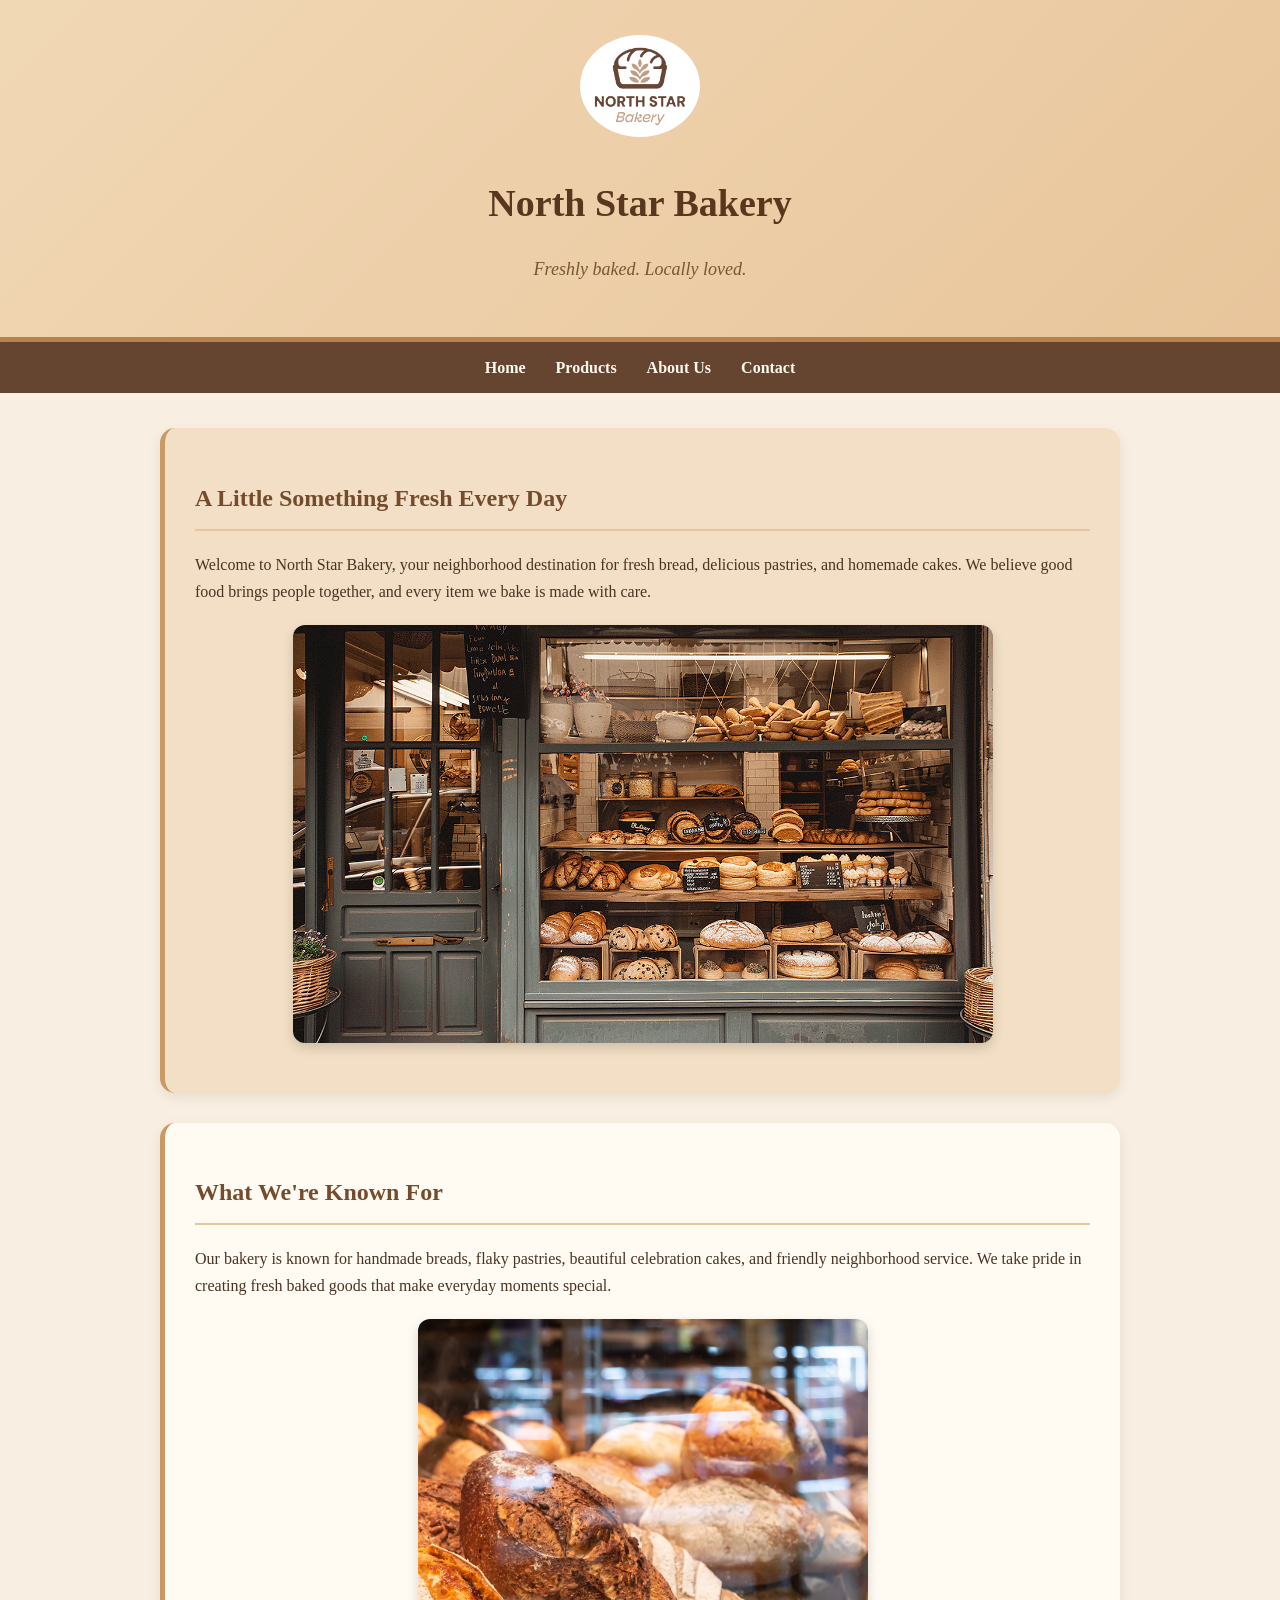
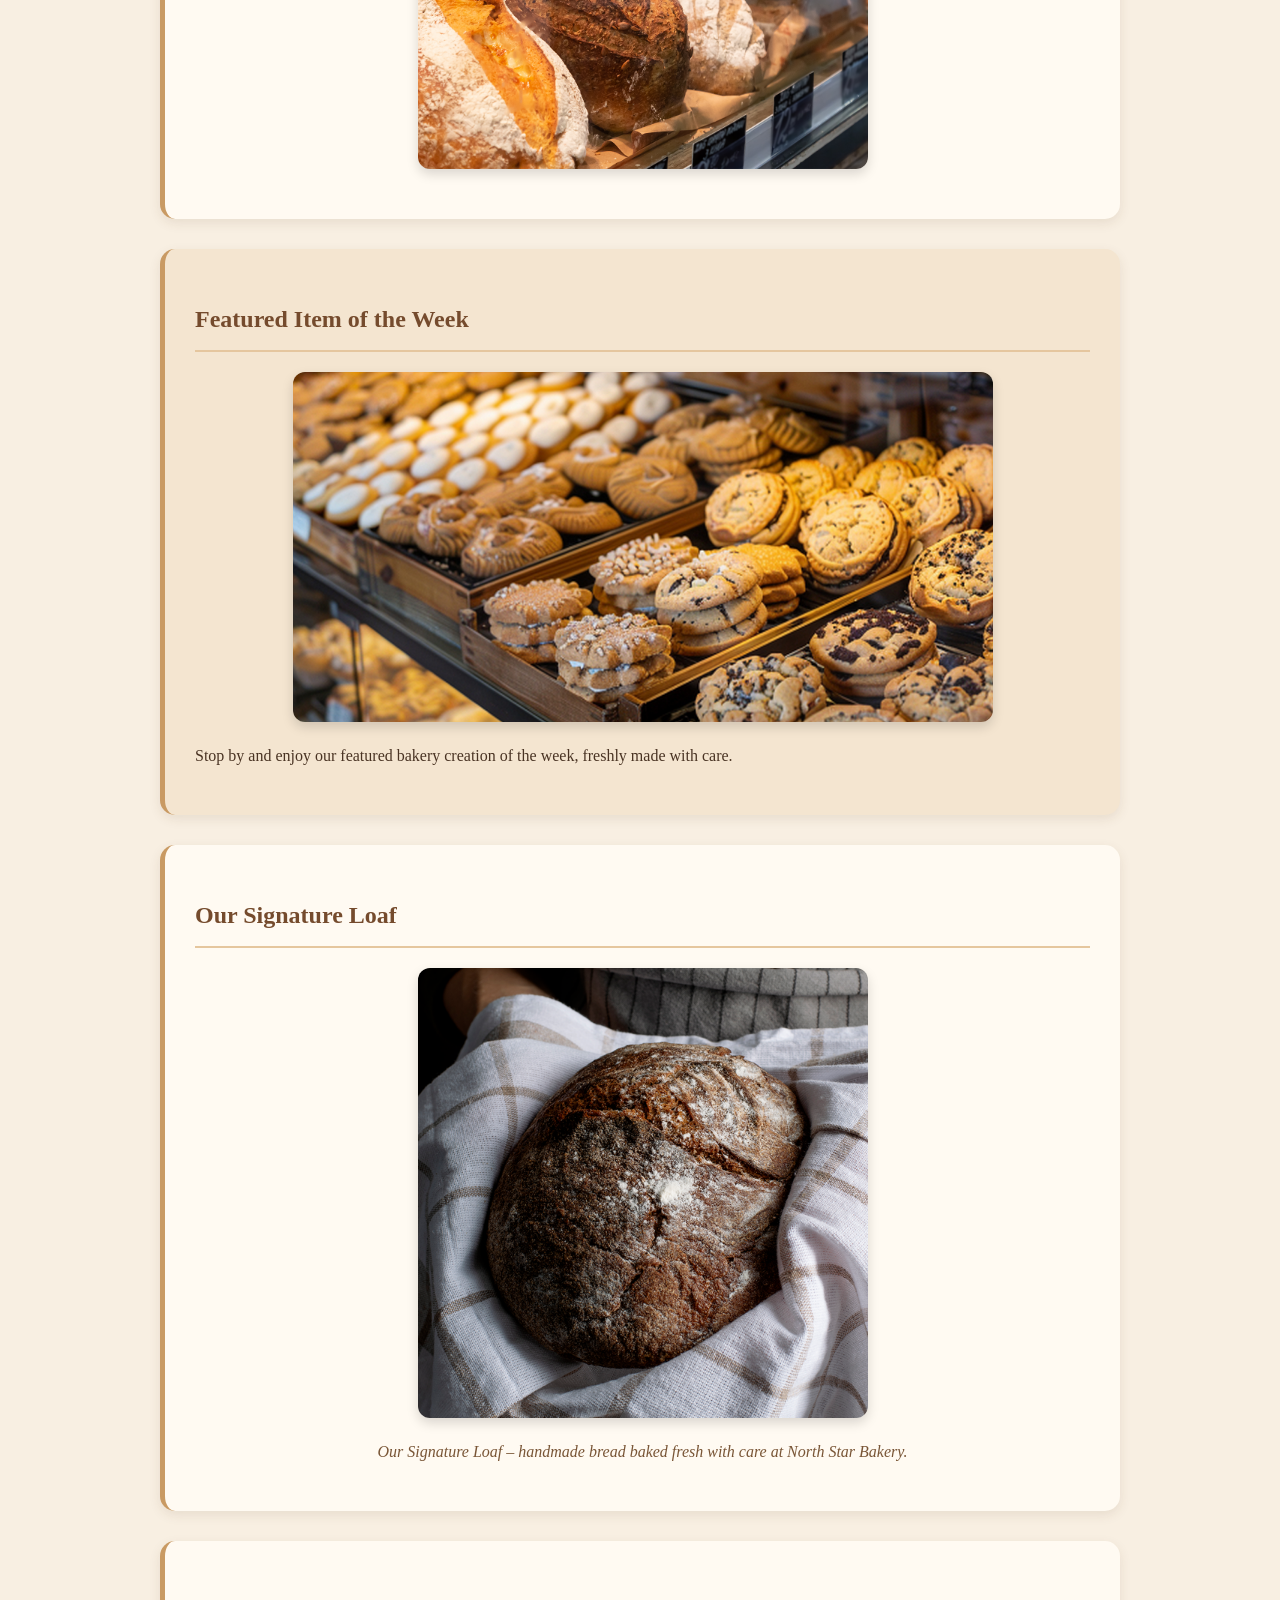
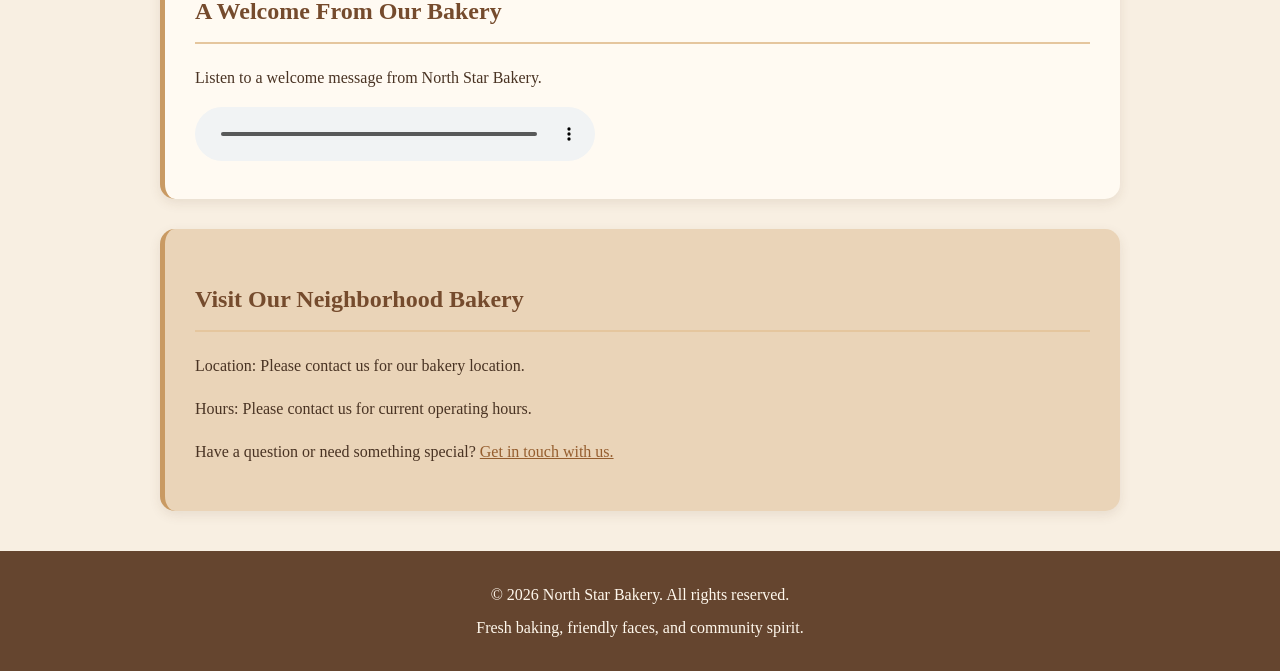
<file: index.html>
<!DOCTYPE html>
<html lang="en">

<head>
    <meta charset="UTF-8">
    <meta name="viewport" content="width=device-width, initial-scale=1.0">
    <title>North Star Bakery | Home</title>
    <link rel="stylesheet" href="style.css">
</head>

<body>

    <!-- HEADER -->
    <header>

        <img src="images/bakery-logo_c.png"
             alt="North Star Bakery Logo"
             class="logo">

        <h1>North Star Bakery</h1>
        <p>Freshly baked. Locally loved.</p>

    </header>

    <!-- NAVIGATION -->
    <nav>
        <ul>
            <li><a href="index.html">Home</a></li>
            <li><a href="products.html">Products</a></li>
            <li><a href="about.html">About Us</a></li>
            <li><a href="contact.html">Contact</a></li>
        </ul>
    </nav>

    <main>

        <!-- WELCOME SECTION -->
        <section class="welcome-section">

            <h2>A Little Something Fresh Every Day</h2>

            <p>
                Welcome to North Star Bakery, your neighborhood
                destination for fresh bread, delicious pastries,
                and homemade cakes. We believe good food brings
                people together, and every item we bake is made
                with care.
            </p>

            <img src="images/bakery-storefront_c.png"
                 alt="Front entrance of North Star Bakery"
                 class="featured-image">

        </section>

        <!-- WHAT WE ARE KNOWN FOR -->
        <section>

            <h2>What We're Known For</h2>

            <p>
                Our bakery is known for handmade breads, flaky
                pastries, beautiful celebration cakes, and friendly
                neighborhood service. We take pride in creating
                fresh baked goods that make everyday moments special.
            </p>

            <img src="images/bakery-bread_c.png"
                 alt="Freshly baked artisan bread"
                 class="product-image">

        </section>

        <!-- FEATURED ITEM -->
        <section class="featured-section">

            <h2>Featured Item of the Week</h2>

            <picture>
                <source
                    media="(min-width: 768px)"
                    srcset="images/bakery-feature-large_c.png">

                <img src="images/bakery-feature-small_c.png"
                     alt="North Star Bakery featured item"
                     class="featured-image">
            </picture>

            <p>
                Stop by and enjoy our featured bakery creation
                of the week, freshly made with care.
            </p>

        </section>

        <!-- SIGNATURE LOAF -->
        <section>

            <h2>Our Signature Loaf</h2>

            <figure>

                <img src="images/bakery-signature-loaf_c.png"
                     alt="Freshly baked Signature Loaf"
                     class="product-image">

                <figcaption>
                    Our Signature Loaf – handmade bread
                    baked fresh with care at North Star Bakery.
                </figcaption>

            </figure>

        </section>

        <!-- AUDIO -->
        <section>

            <h2>A Welcome From Our Bakery</h2>

            <p>
                Listen to a welcome message from North Star Bakery.
            </p>

            <audio controls>
                <source src="images/bakery-welcome_c.mp3"
                        type="audio/mpeg">

                Your browser does not support audio playback.
            </audio>

        </section>

        <!-- LOCATION AND HOURS -->
        <section class="visit-section">

            <h2>Visit Our Neighborhood Bakery</h2>

            <p>
                Location: Please contact us for our bakery location.
            </p>

            <p>
                Hours: Please contact us for current operating hours.
            </p>

            <p>
                Have a question or need something special?
                <a href="contact.html">Get in touch with us.</a>
            </p>

        </section>

    </main>

    <!-- FOOTER -->
    <footer>

        <p>&copy; 2026 North Star Bakery. All rights reserved.</p>

        <p>Fresh baking, friendly faces, and community spirit.</p>

    </footer>

</body>
</html>
</file>
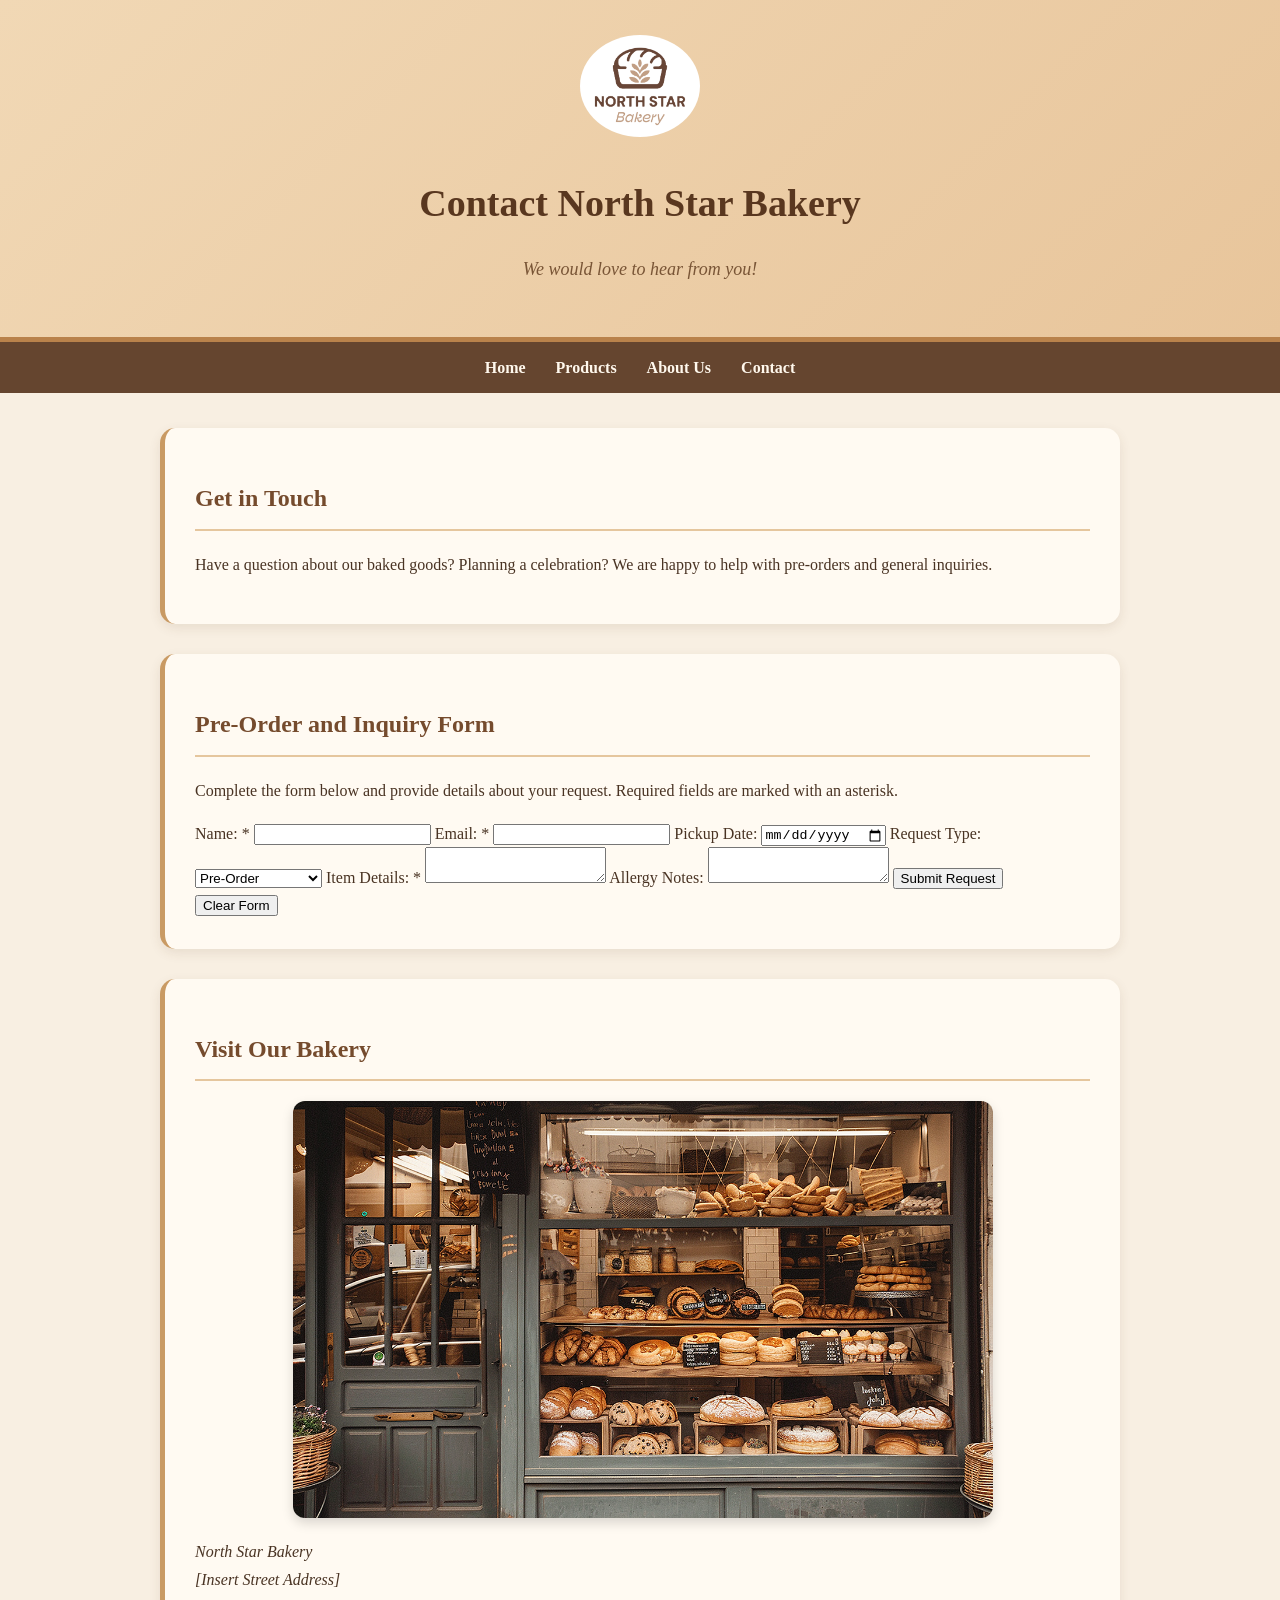
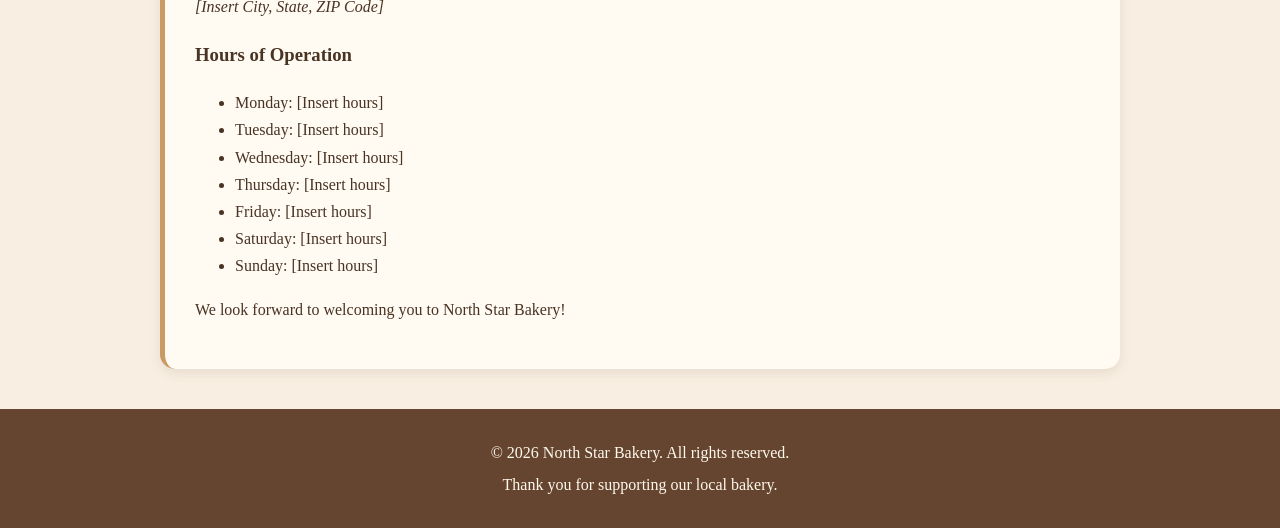
<file: contact.html>
<!DOCTYPE html>
<html lang="en">

<head>
    <meta charset="UTF-8">
    <meta name="viewport" content="width=device-width, initial-scale=1.0">
    <title>North Star Bakery | Contact Us</title>
    <link rel="stylesheet" href="style.css">
</head>

<body>

    <!-- HEADER -->
    <header>

        <!-- Bakery Logo -->
        <img src="images/bakery-logo_c.png"
             alt="North Star Bakery logo"
             class="logo">

        <h1>Contact North Star Bakery</h1>
        <p>We would love to hear from you!</p>

    </header>

    <!-- NAVIGATION -->
    <nav aria-label="Main navigation">
        <ul>
            <li><a href="index.html">Home</a></li>
            <li><a href="products.html">Products</a></li>
            <li><a href="about.html">About Us</a></li>
            <li><a href="contact.html">Contact</a></li>
        </ul>
    </nav>

    <main>

        <!-- GET IN TOUCH -->
        <section>

            <h2>Get in Touch</h2>

            <p>
                Have a question about our baked goods?
                Planning a celebration? We are happy to help
                with pre-orders and general inquiries.
            </p>

        </section>

        <!-- PRE-ORDER FORM -->
        <section>

            <h2>Pre-Order and Inquiry Form</h2>

            <p>
                Complete the form below and provide details
                about your request. Required fields are
                marked with an asterisk.
            </p>

            <form action="#" method="post">

                <label for="name">Name: *</label>
                <input type="text"
                       id="name"
                       name="name"
                       required>

                <label for="email">Email: *</label>
                <input type="email"
                       id="email"
                       name="email"
                       required>

                <label for="pickup">Pickup Date:</label>
                <input type="date"
                       id="pickup"
                       name="pickup">

                <label for="request">Request Type:</label>
                <select id="request" name="request">

                    <option value="preorder">Pre-Order</option>
                    <option value="question">General Question</option>

                </select>

                <label for="details">Item Details: *</label>
                <textarea id="details"
                          name="details"
                          required></textarea>

                <label for="allergies">Allergy Notes:</label>
                <textarea id="allergies"
                          name="allergies"></textarea>

                <button type="submit">Submit Request</button>

                <button type="reset">Clear Form</button>

            </form>

        </section>

        <!-- VISIT OUR BAKERY -->
        <section>

            <h2>Visit Our Bakery</h2>

            <!-- Bakery Storefront -->
            <img src="images/bakery-storefront_c.png"
                 alt="North Star Bakery storefront"
                 class="featured-image">

            <address>
                North Star Bakery<br>
                [Insert Street Address]<br>
                [Insert City, State, ZIP Code]
            </address>

            <h3>Hours of Operation</h3>

            <ul>
                <li>Monday: [Insert hours]</li>
                <li>Tuesday: [Insert hours]</li>
                <li>Wednesday: [Insert hours]</li>
                <li>Thursday: [Insert hours]</li>
                <li>Friday: [Insert hours]</li>
                <li>Saturday: [Insert hours]</li>
                <li>Sunday: [Insert hours]</li>
            </ul>

            <p>
                We look forward to welcoming you to
                North Star Bakery!
            </p>

        </section>

    </main>

    <!-- FOOTER -->
    <footer>

        <p>&copy; 2026 North Star Bakery. All rights reserved.</p>

        <p>Thank you for supporting our local bakery.</p>

    </footer>

</body>
</html>
</file>
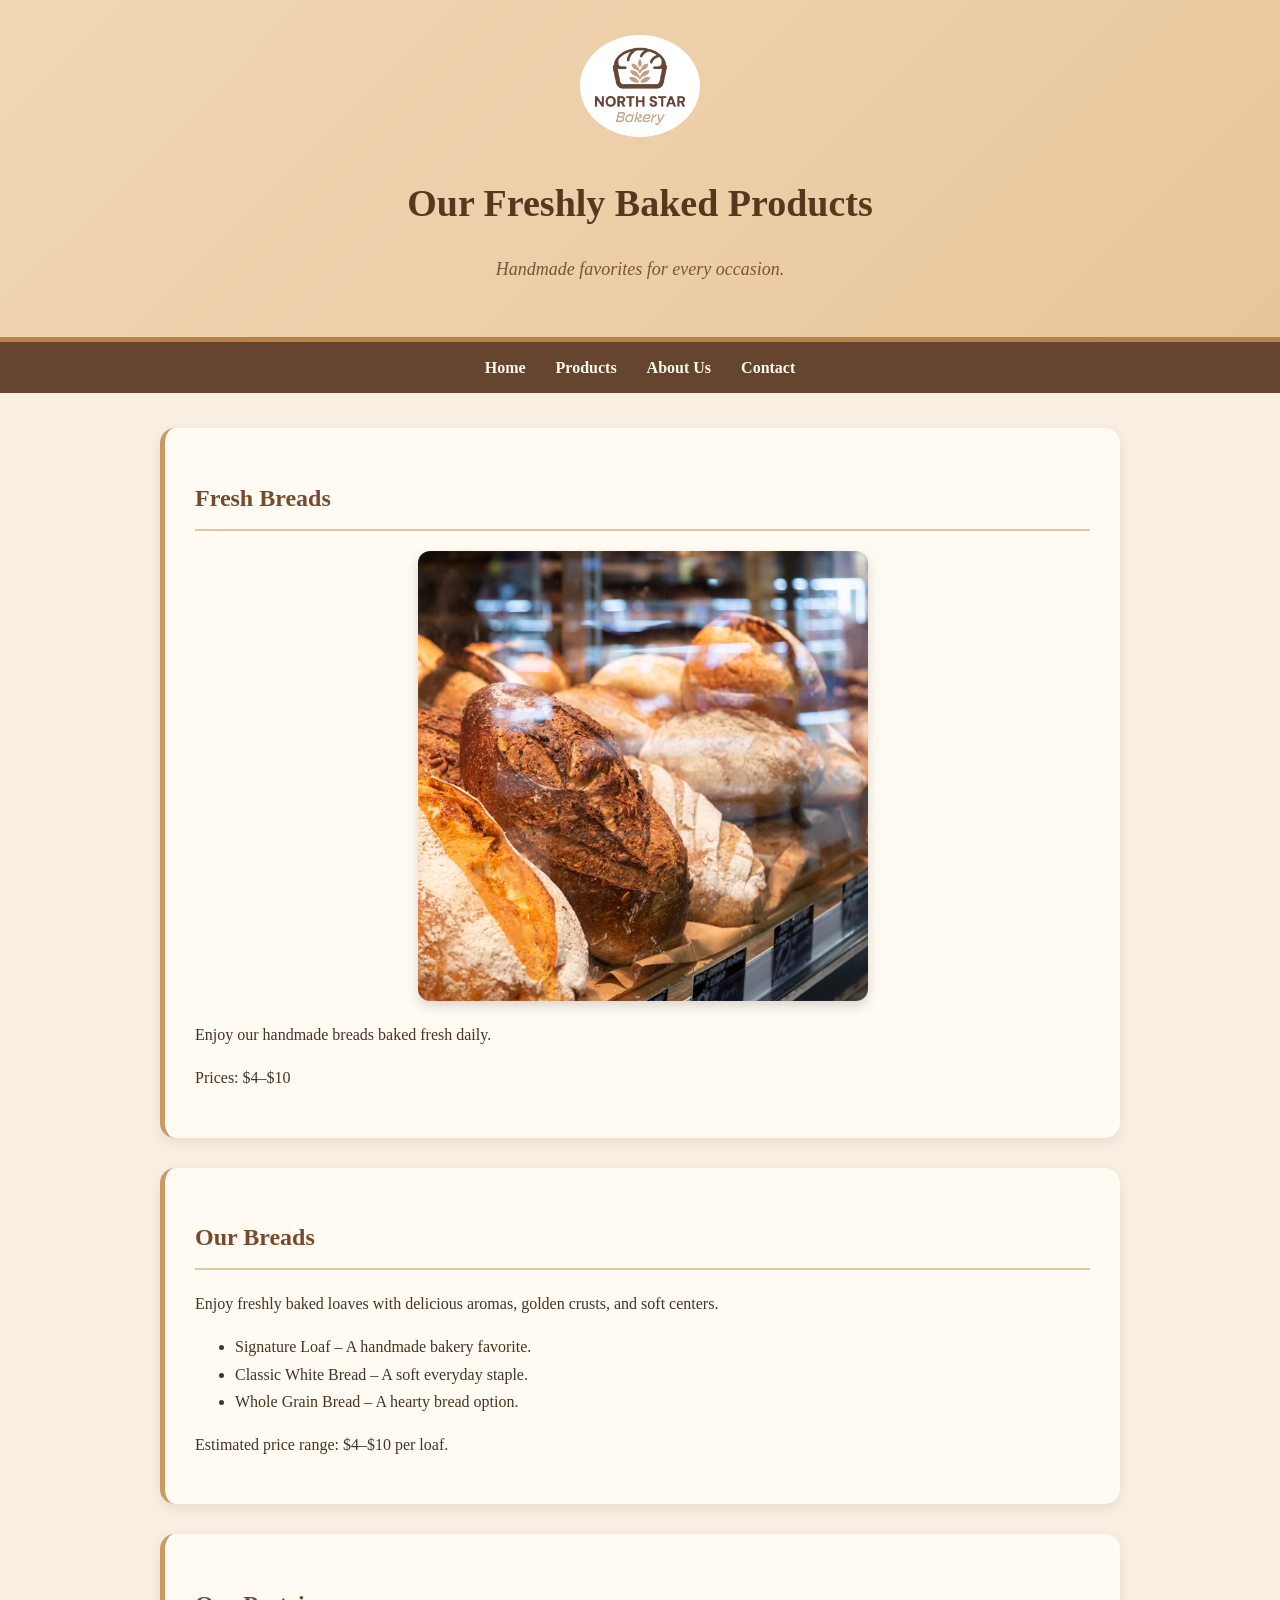
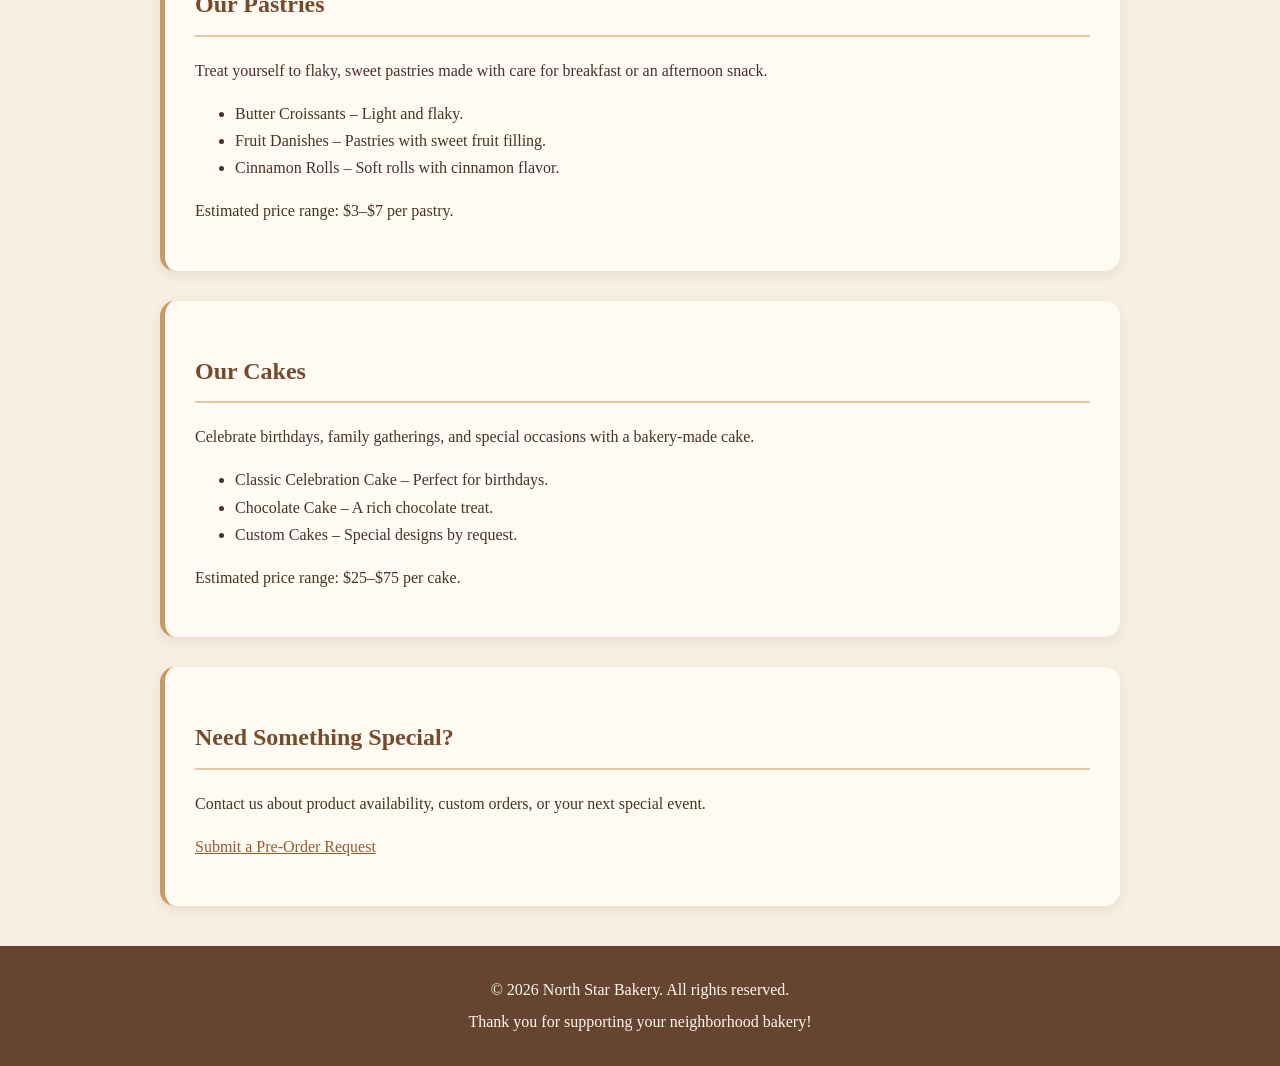
<file: products.html>
<!DOCTYPE html>
<html lang="en">

<head>
    <meta charset="UTF-8">
    <meta name="viewport" content="width=device-width, initial-scale=1.0">
    <title>North Star Bakery | Products</title>
    <link rel="stylesheet" href="style.css">
</head>

<body>

    <!-- HEADER -->
    <header>

        <!-- Bakery Logo -->
        <img src="images/bakery-logo_c.png"
             alt="North Star Bakery logo"
             class="logo">

        <h1>Our Freshly Baked Products</h1>
        <p>Handmade favorites for every occasion.</p>

    </header>

    <!-- NAVIGATION -->
    <nav aria-label="Main navigation">
        <ul>
            <li><a href="index.html">Home</a></li>
            <li><a href="products.html">Products</a></li>
            <li><a href="about.html">About Us</a></li>
            <li><a href="contact.html">Contact</a></li>
        </ul>
    </nav>

    <main>

        <!-- FRESH BREADS -->
        <section class="product-card">

            <h2>Fresh Breads</h2>

            <img src="images/bakery-bread_c.png"
                 alt="Freshly baked artisan bread"
                 class="product-image">

            <p>
                Enjoy our handmade breads baked fresh daily.
            </p>

            <p>Prices: $4–$10</p>

        </section>

        <!-- OUR BREADS -->
        <section>

            <h2>Our Breads</h2>

            <p>
                Enjoy freshly baked loaves with delicious aromas,
                golden crusts, and soft centers.
            </p>

            <ul>
                <li>Signature Loaf – A handmade bakery favorite.</li>
                <li>Classic White Bread – A soft everyday staple.</li>
                <li>Whole Grain Bread – A hearty bread option.</li>
            </ul>

            <p>Estimated price range: $4–$10 per loaf.</p>

        </section>

        <!-- OUR PASTRIES -->
        <section>

            <h2>Our Pastries</h2>

            <p>
                Treat yourself to flaky, sweet pastries made
                with care for breakfast or an afternoon snack.
            </p>

            <ul>
                <li>Butter Croissants – Light and flaky.</li>
                <li>Fruit Danishes – Pastries with sweet fruit filling.</li>
                <li>Cinnamon Rolls – Soft rolls with cinnamon flavor.</li>
            </ul>

            <p>Estimated price range: $3–$7 per pastry.</p>

        </section>

        <!-- OUR CAKES -->
        <section>

            <h2>Our Cakes</h2>

            <p>
                Celebrate birthdays, family gatherings, and
                special occasions with a bakery-made cake.
            </p>

            <ul>
                <li>Classic Celebration Cake – Perfect for birthdays.</li>
                <li>Chocolate Cake – A rich chocolate treat.</li>
                <li>Custom Cakes – Special designs by request.</li>
            </ul>

            <p>Estimated price range: $25–$75 per cake.</p>

        </section>

        <!-- SPECIAL ORDERS -->
        <section>

            <h2>Need Something Special?</h2>

            <p>
                Contact us about product availability, custom
                orders, or your next special event.
            </p>

            <p>
                <a href="contact.html">Submit a Pre-Order Request</a>
            </p>

        </section>

    </main>

    <!-- FOOTER -->
    <footer>

        <p>&copy; 2026 North Star Bakery. All rights reserved.</p>

        <p>Thank you for supporting your neighborhood bakery!</p>

    </footer>

</body>
</html>
</file>
<file: style.css>
/* GENERAL PAGE STYLE */
* {
    box-sizing: border-box;
}

body {
    margin: 0;
    font-family: Georgia, serif;
    background-color: #f8efe2;
    color: #493323;
    line-height: 1.7;
}

/* HEADER */
header {
    background: linear-gradient(135deg, #f1d8b5, #e8c59b);
    text-align: center;
    padding: 35px 20px;
    border-bottom: 5px solid #b9824b;
}

.logo {
    width: 120px;
    height: auto;
    border-radius: 50%;
}

header h1 {
    color: #59371f;
    font-size: 38px;
    margin-bottom: 5px;
}

header p {
    color: #795536;
    font-style: italic;
    font-size: 18px;
}

/* NAVIGATION */
nav {
    background-color: #65452f;
    padding: 12px;
}

nav ul {
    list-style: none;
    display: flex;
    justify-content: center;
    flex-wrap: wrap;
    gap: 30px;
    padding: 0;
    margin: 0;
}

nav a {
    color: #fff8ed;
    text-decoration: none;
    font-weight: bold;
}

nav a:hover {
    color: #f3c98e;
    text-decoration: underline;
}

/* MAIN CONTENT */
main {
    max-width: 1000px;
    margin: 35px auto;
    padding: 0 20px;
}

/* SECTIONS */
section {
    background-color: #fffaf2;
    margin-bottom: 30px;
    padding: 30px;
    border-radius: 15px;
    box-shadow: 0 4px 12px rgba(90, 58, 30, 0.10);
    border-left: 5px solid #c99a63;
}

section h2 {
    color: #754b2d;
    border-bottom: 2px solid #e5c69e;
    padding-bottom: 10px;
}

section p {
    font-size: 16px;
}

/* WELCOME SECTION */
.welcome-section {
    background-color: #f2dfc5;
}

/* FEATURED SECTION */
.featured-section {
    background-color: #f4e5d0;
}

/* VISIT SECTION */
.visit-section {
    background-color: #ead4b8;
}

/* IMAGES */
.featured-image {
    width: 100%;
    max-width: 700px;
    display: block;
    margin: 20px auto;
    border-radius: 12px;
    box-shadow: 0 5px 12px rgba(0, 0, 0, 0.15);
}

.product-image {
    width: 100%;
    max-width: 450px;
    display: block;
    margin: 20px auto;
    border-radius: 12px;
    box-shadow: 0 5px 12px rgba(0, 0, 0, 0.15);
}

figure {
    text-align: center;
}

figcaption {
    font-style: italic;
    color: #795536;
}

/* LINKS */
a {
    color: #955d2e;
}

a:hover {
    color: #bd8244;
}

/* AUDIO */
audio {
    width: 100%;
    max-width: 400px;
}

/* FOOTER */
footer {
    background-color: #65452f;
    color: #fff8ed;
    text-align: center;
    padding: 25px;
    margin-top: 40px;
}

footer p {
    margin: 5px;
}

/* MOBILE FRIENDLY */
@media (max-width: 600px) {

    header h1 {
        font-size: 28px;
    }

    nav ul {
        gap: 15px;
    }

    section {
        padding: 20px;
    }

    main {
        padding: 0 12px;
    }
}
</file>
